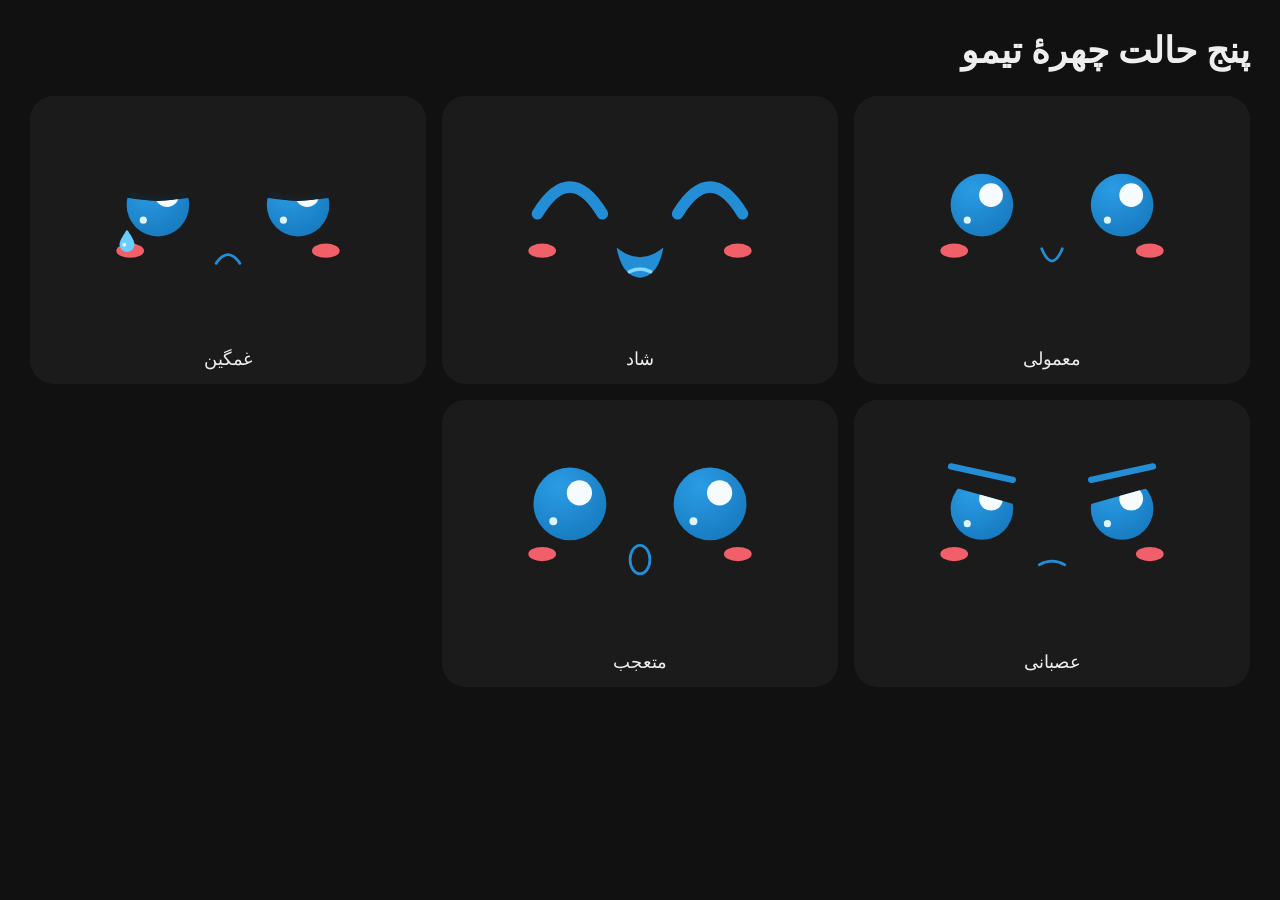
<file: face-preview/index.html>
<!doctype html><html lang="fa" dir="rtl"><meta charset="utf-8"><title>پیش‌نمایش چهرهٔ تیمو</title><style>body{background:#111;color:#eee;font:18px Tahoma;margin:30px}.grid{display:grid;grid-template-columns:repeat(auto-fit,minmax(300px,1fr));gap:16px}figure{margin:0;background:#1b1b1b;border-radius:24px;overflow:hidden}img{width:100%;display:block}figcaption{text-align:center;padding:14px}</style><h1>پنج حالت چهرهٔ تیمو</h1><div class="grid"><figure><img src="normal.svg"><figcaption>معمولی</figcaption></figure><figure><img src="happy.svg"><figcaption>شاد</figcaption></figure><figure><img src="sad.svg"><figcaption>غمگین</figcaption></figure><figure><img src="angry.svg"><figcaption>عصبانی</figcaption></figure><figure><img src="surprised.svg"><figcaption>متعجب</figcaption></figure></div></html>
</file>
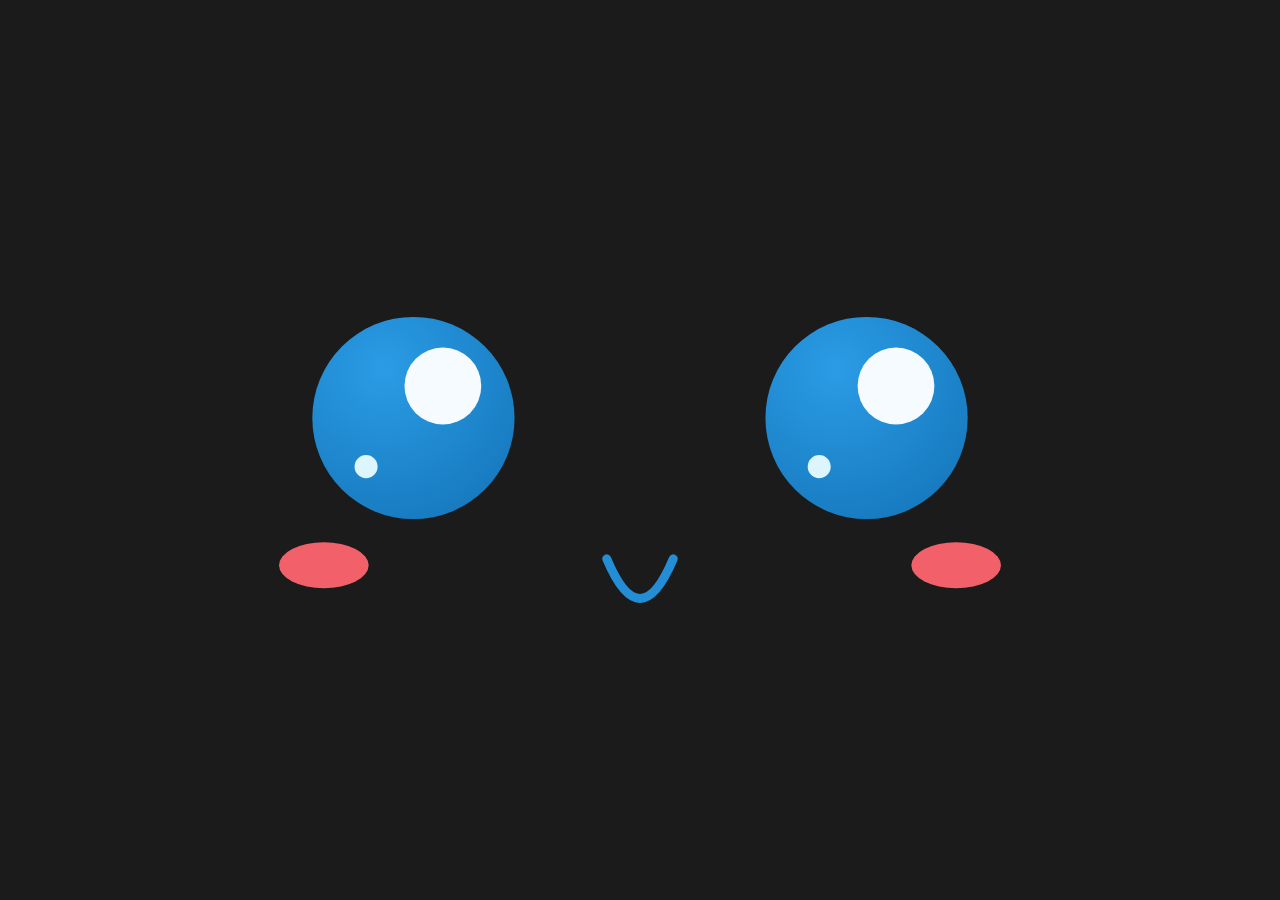
<file: android/robot/src/main/assets/face.html>
<!doctype html><html lang="fa"><head><meta charset="utf-8"><meta name="viewport" content="width=device-width,initial-scale=1,maximum-scale=1,user-scalable=no"><meta http-equiv="Content-Security-Policy" content="default-src 'none'; script-src 'unsafe-inline'; style-src 'unsafe-inline'"><title>Timo face</title><style>html,body{margin:0;width:100%;height:100%;overflow:hidden;background:#1b1b1b}body{display:grid;place-items:center}svg{display:block;width:100%;height:100%;max-height:100vh;user-select:none;-webkit-user-select:none}.expression{opacity:0;transition:opacity .24s ease}.expression.active{opacity:1}.eye{transform-box:fill-box;transform-origin:center}.active .blink{animation:blink 6.3s infinite}.face-breathe{transform-origin:500px 310px;animation:breathe 5s ease-in-out infinite}@keyframes blink{0%,44%,48%,100%{transform:scaleY(1)}46%{transform:scaleY(.07)}}@keyframes breathe{0%,100%{transform:translateY(0)}50%{transform:translateY(-3px)}}@media(prefers-reduced-motion:reduce){.blink,.face-breathe{animation:none!important}.expression{transition:none}}</style></head><body><svg xmlns="http://www.w3.org/2000/svg" viewBox="0 0 1000 600" role="img" aria-label="Timo face"><defs><radialGradient id="iris" cx="35%" cy="26%" r="85%"><stop offset="0" stop-color="#2a9ce5"/><stop offset="1" stop-color="#1678bd"/></radialGradient>
 <clipPath id="sad-323"><path d="M220 251 Q323 277 426 251 V380 H220Z"/></clipPath><clipPath id="sad-677"><path d="M574 251 Q677 277 780 251 V380 H574Z"/></clipPath>
 <clipPath id="upset-323"><path d="M220 212 L426 270 V380 H220Z"/></clipPath><clipPath id="upset-677"><path d="M574 270 L780 212 V380 H574Z"/></clipPath></defs><g class="face-breathe"><g id="normal" class="expression active"><g fill="#ff646f" opacity=".94"><ellipse cx="253" cy="390" rx="35" ry="18"/><ellipse cx="747" cy="390" rx="35" ry="18"/></g><g class="eye blink"><circle cx="323" cy="275" r="79" fill="url(#iris)"/><circle cx="346" cy="250" r="30" fill="#f6fbff"/><circle cx="286" cy="313" r="9" fill="#dcf5ff"/></g><g class="eye blink"><circle cx="677" cy="275" r="79" fill="url(#iris)"/><circle cx="700" cy="250" r="30" fill="#f6fbff"/><circle cx="640" cy="313" r="9" fill="#dcf5ff"/></g><g class="mouth" fill="none" stroke="#238ed5" stroke-width="7" stroke-linecap="round" stroke-linejoin="round"><path d="M474 385 Q500 447 526 385"/></g></g><g id="happy" class="expression"><g fill="#ff646f" opacity=".94"><ellipse cx="253" cy="390" rx="35" ry="18"/><ellipse cx="747" cy="390" rx="35" ry="18"/></g><g class="eye blink"><path d="M241 297 Q323 162 405 297" fill="none" stroke="#238ed5" stroke-width="29" stroke-linecap="round"/></g><g class="eye blink"><path d="M595 297 Q677 162 759 297" fill="none" stroke="#238ed5" stroke-width="29" stroke-linecap="round"/></g><g class="mouth" fill="none" stroke="#238ed5" stroke-width="7" stroke-linecap="round" stroke-linejoin="round"><path d="M441 382 Q500 431 559 382 Q546 455 500 458 Q454 455 441 382Z" fill="#238ed5" stroke="none"/><path d="M473 443 Q500 429 527 443" stroke="#83d6ff" stroke-width="9"/></g></g><g id="sad" class="expression"><g fill="#ff646f" opacity=".94"><ellipse cx="253" cy="390" rx="35" ry="18"/><ellipse cx="747" cy="390" rx="35" ry="18"/></g><g class="eye blink"><g clip-path="url(#sad-323)"><circle cx="323" cy="275" r="79" fill="url(#iris)"/><circle cx="346" cy="250" r="30" fill="#f6fbff"/><circle cx="286" cy="313" r="9" fill="#dcf5ff"/></g><path d="M253 246 Q323 270 393 246" stroke="#182027" fill="none" stroke-width="13"/></g><g class="eye blink"><g clip-path="url(#sad-677)"><circle cx="677" cy="275" r="79" fill="url(#iris)"/><circle cx="700" cy="250" r="30" fill="#f6fbff"/><circle cx="640" cy="313" r="9" fill="#dcf5ff"/></g><path d="M607 246 Q677 270 747 246" stroke="#182027" fill="none" stroke-width="13"/></g><g class="mouth" fill="none" stroke="#238ed5" stroke-width="7" stroke-linecap="round" stroke-linejoin="round"><path d="M470 422 Q500 378 530 422"/></g><path class="tear" d="M245 337 C245 337 226 362 226 374 A19 19 0 0 0 264 374 C264 362 245 337 245 337Z" fill="#67ceff"/><circle cx="238" cy="375" r="5" fill="#d8f9ff"/></g><g id="upset" class="expression"><g fill="#ff646f" opacity=".94"><ellipse cx="253" cy="390" rx="35" ry="18"/><ellipse cx="747" cy="390" rx="35" ry="18"/></g><g class="eye blink"><g clip-path="url(#upset-323)"><circle cx="323" cy="275" r="79" fill="url(#iris)"/><circle cx="346" cy="250" r="30" fill="#f6fbff"/><circle cx="286" cy="313" r="9" fill="#dcf5ff"/></g><path d="M245 168 L401 202" fill="none" stroke="#238ed5" stroke-width="16" stroke-linecap="round"/></g><g class="eye blink"><g clip-path="url(#upset-677)"><circle cx="677" cy="275" r="79" fill="url(#iris)"/><circle cx="700" cy="250" r="30" fill="#f6fbff"/><circle cx="640" cy="313" r="9" fill="#dcf5ff"/></g><path d="M599 202 L755 168" fill="none" stroke="#238ed5" stroke-width="16" stroke-linecap="round"/></g><g class="mouth" fill="none" stroke="#238ed5" stroke-width="7" stroke-linecap="round" stroke-linejoin="round"><path d="M468 417 Q500 399 532 417"/></g></g><g id="surprised" class="expression"><g fill="#ff646f" opacity=".94"><ellipse cx="253" cy="390" rx="35" ry="18"/><ellipse cx="747" cy="390" rx="35" ry="18"/></g><g class="eye blink"><circle cx="323" cy="263" r="92" fill="url(#iris)"/><circle cx="347" cy="235" r="32" fill="#f6fbff"/><circle cx="281" cy="307" r="10" fill="#dcf5ff"/></g><g class="eye blink"><circle cx="677" cy="263" r="92" fill="url(#iris)"/><circle cx="701" cy="235" r="32" fill="#f6fbff"/><circle cx="635" cy="307" r="10" fill="#dcf5ff"/></g><g class="mouth" fill="none" stroke="#238ed5" stroke-width="7" stroke-linecap="round" stroke-linejoin="round"><ellipse cx="500" cy="404" rx="25" ry="36"/></g></g></g></svg><script>'use strict';window.setTimoExpression=function(name){if(!['normal','happy','sad','upset','surprised'].includes(name))return false;document.querySelectorAll('.expression').forEach(function(el){el.classList.toggle('active',el.id===name);});document.body.dataset.expression=name;return true;};window.setTimoExpression('normal');</script></body></html>
</file>
